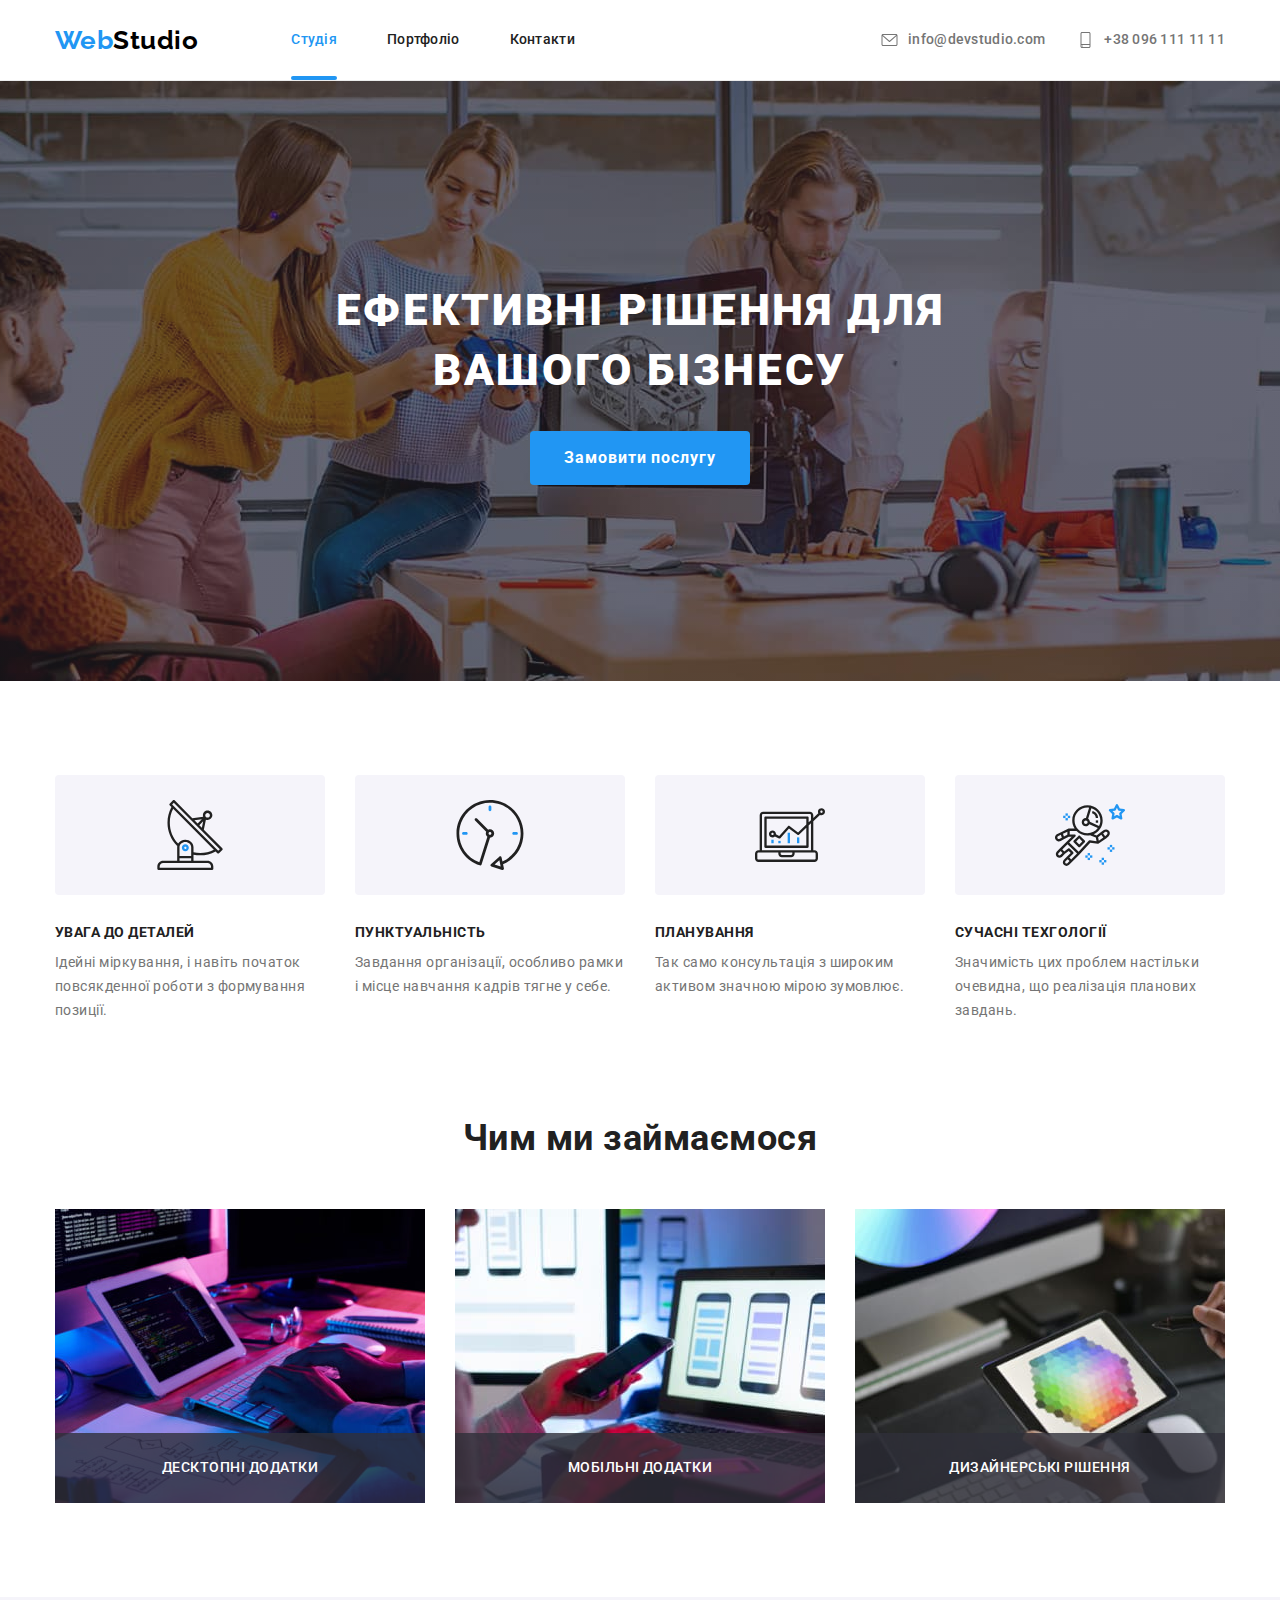
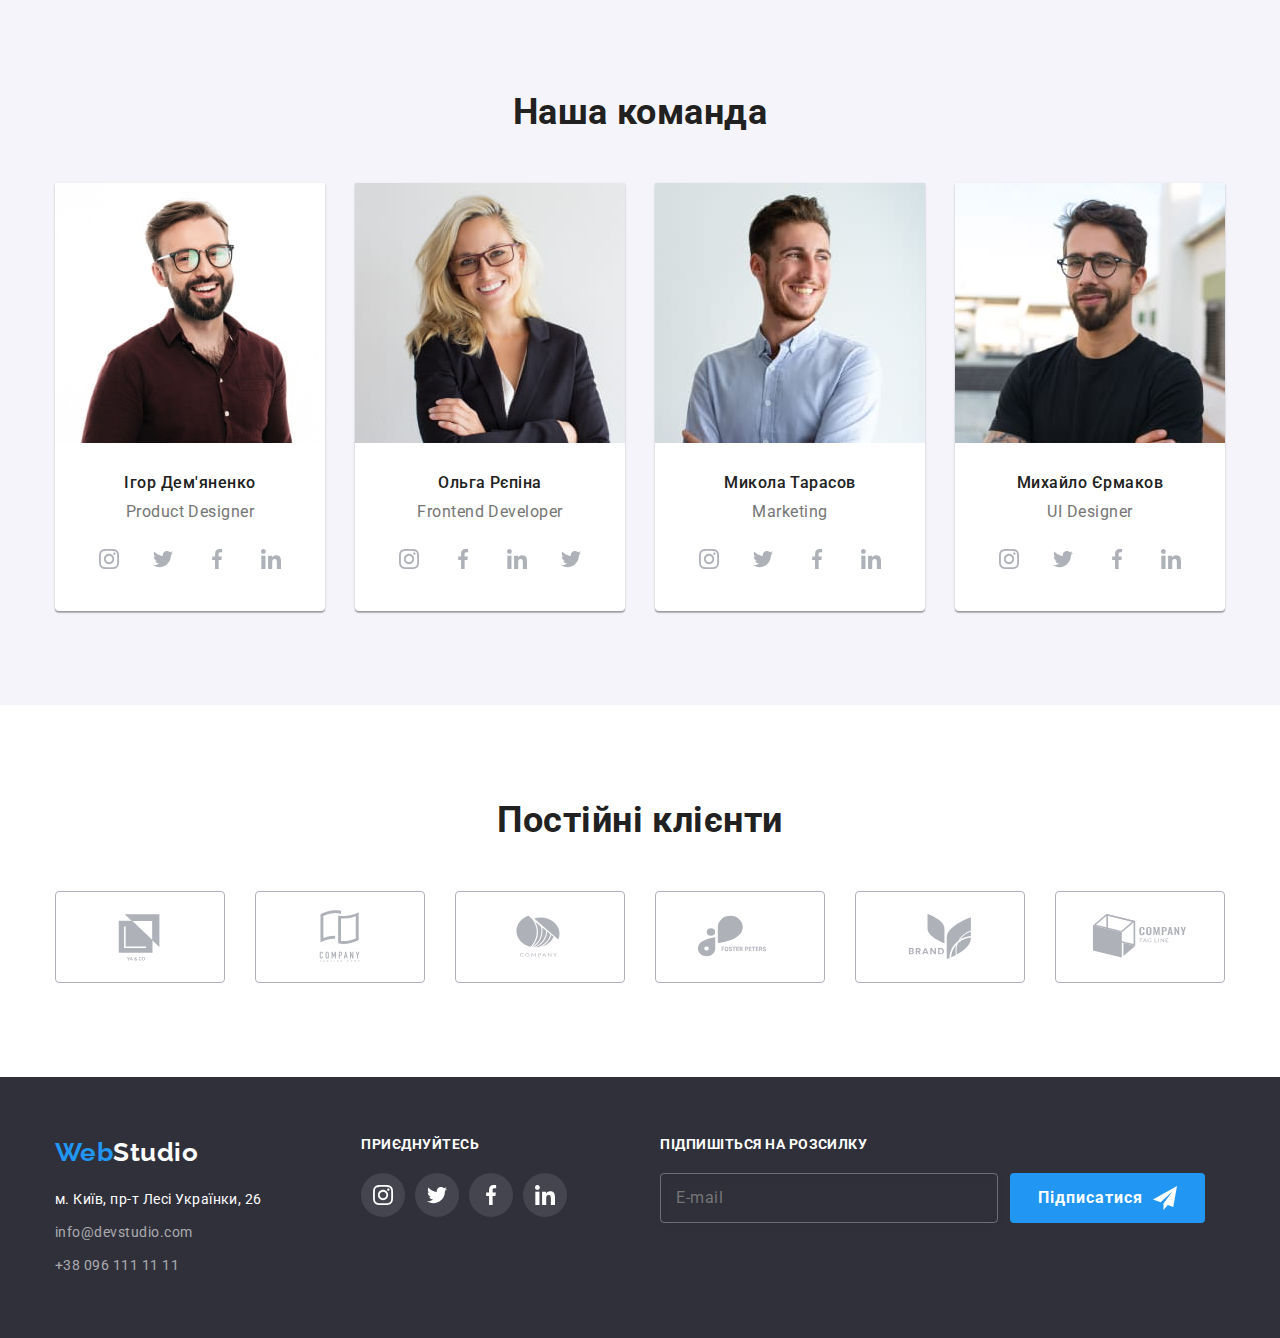
<file: index.html>
<!DOCTYPE html>
<html lang="uk">
  <head>
    <meta charset="UTF-8" />
    <meta http-equiv="X-UA-Compatible" content="IE=edge" />
    <meta name="viewport" content="width=device-width, initial-scale=1.0" />
    <link
      href="https://fonts.googleapis.com/css2?family=Raleway:wght@700&family=Roboto:wght@400;500;700;900&display=swap"
      rel="stylesheet"
    />
    <link rel="stylesheet" href="./css/main.min.css" />
    <title>Студія</title>
  </head>
  <body class="page">
    <!-- Header -->
    <header class="page-header">
      <div class="page-header__container container">
        <nav class="nav">
          <a href="./index.html" class="logo"> <span class="logo--blue">Web</span>Studio </a>
          <ul class="nav__list">
            <li class="nav__item">
              <a href="./index.html" class="nav__link nav__link--current">Студія</a>
            </li>
            <li class="nav__item">
              <a href="./portfolio.html" class="nav__link">Портфоліо</a>
            </li>
            <li class="nav__item"><a href="" class="nav__link">Контакти</a></li>
          </ul>
        </nav>
        <ul class="contact">
          <li class="contact__item">
            <a href="mailto:info@devstudio.com" class="contact__link"
              ><svg class="contact__img" width="21" height="16">
                <use href="./images/symbol-defs.svg#icon-mail"></use>
              </svg>
              info@devstudio.com</a
            >
          </li>
          <li class="contact__item">
            <a href="tel:+380961111111" class="contact__link"
              ><svg class="contact__img" width="21" height="16">
                <use href="./images/symbol-defs.svg#icon-tel"></use>
              </svg>
              +38 096 111 11 11</a
            >
          </li>
        </ul>
      </div>
    </header>
    <main>
      <!-- Ефективні рішення для вашого бізнесу -->
      <section class="hero">
        <div class="container">
          <h1 class="hero__text">Ефективні рішення для вашого бізнесу</h1>
          <button type="button" class="hero__button" data-modal-open>Замовити послугу</button>
        </div>
      </section>

      <!-- Особливості -->

      <section class="section section--features-pudding">
        <div class="container">
          <h2 class="hidden">Особливості</h2>
          <ul class="features">
            <li class="features__item">
              <div class="features__icon-thumb">
                <svg class="features__icon" width="70" height="70">
                  <use href="./images/symbol-defs.svg#icon-antenna"></use>
                </svg>
              </div>
              <h3 class="features__title">Увага до деталей</h3>
              <p class="features__text">
                Ідейні міркування, і навіть початок повсякденної роботи з формування позиції.
              </p>
            </li>
            <li class="features__item">
              <div class="features__icon-thumb">
                <svg class="features__icon" width="70" height="70">
                  <use href="./images/symbol-defs.svg#icon-clock-1"></use>
                </svg>
              </div>
              <h3 class="features__title">Пунктуальність</h3>
              <p class="features__text">
                Завдання організації, особливо рамки і місце навчання кадрів тягне у себе.
              </p>
            </li>
            <li class="features__item">
              <div class="features__icon-thumb">
                <svg class="features__icon" width="70" height="70">
                  <use href="./images/symbol-defs.svg#icon-diagram"></use>
                </svg>
              </div>
              <h3 class="features__title">Планування</h3>
              <p class="features__text">
                Так само консультація з широким активом значною мірою зумовлює.
              </p>
            </li>
            <li class="features__item">
              <div class="features__icon-thumb">
                <svg class="features__icon" width="70" height="70">
                  <use href="./images/symbol-defs.svg#icon-astronaut-1"></use>
                </svg>
              </div>
              <h3 class="features__title">Сучасні техгології</h3>
              <p class="features__text">
                Значимість цих проблем настільки очевидна, що реалізація планових завдань.
              </p>
            </li>
          </ul>
        </div>
      </section>
      <!-- Чим ми займаємося -->
      <section class="section">
        <div class="container">
          <h2 class="section__title">Чим ми займаємося</h2>
          <ul class="area">
            <li class="area__item">
              <div class="area__img-thumb">
                <img src="images/img3.jpg" alt="Десктопні додатки" width="370" />
                <p class="area__text">Десктопні додатки</p>
              </div>
            </li>
            <li class="area__item">
              <div class="area__img-thumb">
                <img src="images/img2.jpg" alt="Мобільні додатки" width="370" />
                <p class="area__text">Мобільні додатки</p>
              </div>
            </li>
            <li class="area__item">
              <div class="area__img-thumb">
                <img src="images/img1.jpg" alt="Дизайнерські рішення" width="370" />
                <p class="area__text">Дизайнерські рішення</p>
              </div>
            </li>
          </ul>
        </div>
      </section>
      <!--Наша команда -->
      <section class="section section--team">
        <div class="container">
          <h2 class="section__title">Наша команда</h2>
          <ul class="team">
            <li class="team__item">
              <img src="./images/img_igor.jpg" alt="Ігор Дем'яненко" width="270" />
              <h3 class="team__name">Ігор Дем'яненко</h3>
              <p class="team__post">Product Designer</p>
              <ul class="social-networks">
                <li class="social-networks__item">
                  <a href="" aria-label="Instagram" class="social-networks__link">
                    <svg class="social-networks__img">
                      <use href="./images/symbol-defs.svg#icon-instagram"></use>
                    </svg>
                  </a>
                </li>
                <li class="social-networks__item">
                  <a href="" aria-label="Twitter" class="social-networks__link"
                    ><svg class="social-networks__img">
                      <use href="./images/symbol-defs.svg#icon-twitter"></use></svg
                  ></a>
                </li>
                <li class="social-networks__item">
                  <a href="" aria-label="Facebook" class="social-networks__link"
                    ><svg class="social-networks__img">
                      <use href="./images/symbol-defs.svg#icon-facebook"></use></svg
                  ></a>
                </li>
                <li class="social-networks__item">
                  <a href="" aria-label="LinkedIn" class="social-networks__link"
                    ><svg class="social-networks__img">
                      <use href="./images/symbol-defs.svg#icon-linkedin"></use></svg
                  ></a>
                </li>
              </ul>
            </li>
            <li class="team__item">
              <img src="./images/img_olga.jpg" alt="Ольга Рєпіна" width="270" />
              <h3 class="team__name">Ольга Рєпіна</h3>
              <p class="team__post">Frontend Developer</p>
              <ul class="social-networks list">
                <li class="social-networks__item">
                  <a href="" aria-label="Instagram" class="social-networks__link">
                    <svg class="social-networks__img">
                      <use href="./images/symbol-defs.svg#icon-instagram"></use>
                    </svg>
                  </a>
                </li>
                <li class="social-networks__item">
                  <a href="" aria-label="Facebook" class="social-networks__link"
                    ><svg class="social-networks__img">
                      <use href="./images/symbol-defs.svg#icon-facebook"></use></svg
                  ></a>
                </li>
                <li class="social-networks__item">
                  <a href="" aria-label="LinkedIn" class="social-networks__link"
                    ><svg class="social-networks__img">
                      <use href="./images/symbol-defs.svg#icon-linkedin"></use></svg
                  ></a>
                </li>
                <li class="social-networks__item">
                  <a href="" aria-label="Twitter" class="social-networks__link"
                    ><svg class="social-networks__img">
                      <use href="./images/symbol-defs.svg#icon-twitter"></use></svg
                  ></a>
                </li>
              </ul>
            </li>
            <li class="team__item">
              <img src="./images/img_mikola.jpg" alt="Микола Тарасов" width="270" />
              <h3 class="team__name">Микола Тарасов</h3>
              <p class="team__post">Marketing</p>
              <ul class="social-networks list">
                <li class="social-networks__item">
                  <a href="" aria-label="Instagram" class="social-networks__link">
                    <svg class="social-networks__img">
                      <use href="./images/symbol-defs.svg#icon-instagram"></use>
                    </svg>
                  </a>
                </li>
                <li class="social-networks__item">
                  <a href="" aria-label="Twitter" class="social-networks__link"
                    ><svg class="social-networks__img">
                      <use href="./images/symbol-defs.svg#icon-twitter"></use></svg
                  ></a>
                </li>
                <li class="social-networks__item">
                  <a href="" aria-label="Facebook" class="social-networks__link"
                    ><svg class="social-networks__img">
                      <use href="./images/symbol-defs.svg#icon-facebook"></use></svg
                  ></a>
                </li>
                <li class="social-networks__item">
                  <a href="" aria-label="LinkedIn" class="social-networks__link"
                    ><svg class="social-networks__img">
                      <use href="./images/symbol-defs.svg#icon-linkedin"></use></svg
                  ></a>
                </li>
              </ul>
            </li>
            <li class="team__item">
              <img src="./images/img_mihaylo.jpg" alt="Михайло Єрмаков" width="270" />
              <h3 class="team__name">Михайло Єрмаков</h3>
              <p class="team__post">UI Designer</p>
              <ul class="social-networks list">
                <li class="social-networks__item">
                  <a href="" aria-label="Instagram" class="social-networks__link">
                    <svg class="social-networks__img">
                      <use href="./images/symbol-defs.svg#icon-instagram"></use>
                    </svg>
                  </a>
                </li>
                <li class="social-networks__item">
                  <a href="" aria-label="Twitter" class="social-networks__link"
                    ><svg class="social-networks__img">
                      <use href="./images/symbol-defs.svg#icon-twitter"></use></svg
                  ></a>
                </li>
                <li class="social-networks__item">
                  <a href="" aria-label="Facebook" class="social-networks__link"
                    ><svg class="social-networks__img">
                      <use href="./images/symbol-defs.svg#icon-facebook"></use></svg
                  ></a>
                </li>
                <li class="social-networks__item">
                  <a href="" aria-label="LinkedIn" class="social-networks__link"
                    ><svg class="social-networks__img">
                      <use href="./images/symbol-defs.svg#icon-linkedin"></use></svg
                  ></a>
                </li>
              </ul>
            </li>
          </ul>
        </div>
      </section>

      <!-- Clients -->
      <section class="section">
        <div class="container">
          <h2 class="section__title">Постійні клієнти</h2>
          <ul class="client list">
            <li class="client__item">
              <a href="" aria-label="client" class="client__link">
                <svg class="client__icon" width="106" height="60">
                  <use href="./images/symbol-defs.svg#icon-Client-1"></use>
                </svg>
              </a>
            </li>

            <li class="client__item">
              <a href="" aria-label="client" class="client__link">
                <svg class="client__icon" width="106" height="60">
                  <use href="./images/symbol-defs.svg#icon-Client-2"></use>
                </svg>
              </a>
            </li>

            <li class="client__item">
              <a href="" aria-label="client" class="client__link">
                <svg class="client__icon" width="106" height="60">
                  <use href="./images/symbol-defs.svg#icon-Client-3"></use>
                </svg>
              </a>
            </li>

            <li class="client__item">
              <a href="" aria-label="client" class="client__link">
                <svg class="client__icon" width="106" height="60">
                  <use href="./images/symbol-defs.svg#icon-Client-4"></use>
                </svg>
              </a>
            </li>

            <li class="client__item">
              <a href="" aria-label="client" class="client__link">
                <svg class="client__icon" width="106" height="60">
                  <use href="./images/symbol-defs.svg#icon-Client-5"></use>
                </svg>
              </a>
            </li>

            <li class="client__item">
              <a href="" aria-label="client" class="client__link">
                <svg class="client__icon" width="106" height="60">
                  <use href="./images/symbol-defs.svg#icon-Client-6"></use>
                </svg>
              </a>
            </li>
          </ul>
        </div>
      </section>
    </main>
    <!-- Footer -->
    <footer class="footer">
      <div class="container footer__container">
        <div class="column">
          <a href="./index.html" class="logo footer__logo">
            <span class="logo--blue">Web</span>Studio
          </a>

          <address class="address">
            <ul class="address__list">
              <li class="address__item">
                <a
                  href="https://goo.gl/maps/CPtrU1FHBa2aNyZL9"
                  target="_blank"
                  rel="noopener noreferrer nofollow"
                  class="address__link"
                  >м. Київ, пр-т Лесі Українки, 26</a
                >
              </li>
              <li class="address__item">
                <a href="mailto:info@devstudio.com" class="address__link address__link--alfa"
                  >info@devstudio.com</a
                >
              </li>
              <li class="address__item">
                <a href="tel:+380961111111" class="address__link address__link--alfa"
                  >+38 096 111 11 11</a
                >
              </li>
            </ul>
          </address>
        </div>
        <div class="column">
          <p class="colum__text">Приєднуйтесь</p>
          <ul class="social-networks social-networks--footer">
            <li class="social-networks__item">
              <a
                href=""
                aria-label="Instagram"
                class="social-networks__link social-networks__link--footer"
              >
                <svg class="social-networks__img social-networks__img--footer">
                  <use href="./images/symbol-defs.svg#icon-instagram"></use>
                </svg>
              </a>
            </li>
            <li class="social-networks__item">
              <a
                href=""
                aria-label="Twitter"
                class="social-networks__link social-networks__link--footer"
                ><svg class="social-networks__img social-networks__img--footer">
                  <use href="./images/symbol-defs.svg#icon-twitter"></use></svg
              ></a>
            </li>
            <li class="social-networks__item">
              <a
                href=""
                aria-label="Facebook"
                class="social-networks__link social-networks__link--footer social-networks__link--footer"
                ><svg class="social-networks__img social-networks__img--footer">
                  <use href="./images/symbol-defs.svg#icon-facebook"></use></svg
              ></a>
            </li>
            <li class="social-networks__item">
              <a
                href=""
                aria-label="LinkedIn"
                class="social-networks__link social-networks__link--footer"
                ><svg class="social-networks__img social-networks__img--footer">
                  <use href="./images/symbol-defs.svg#icon-linkedin"></use></svg
              ></a>
            </li>
          </ul>
        </div>
        <div class="column">
          <p class="colum__text">Підпишіться на розсилку</p>

          <form class="footer-form">
            <input
              type="email"
              name="email"
              class="footer-form__input"
              id="email"
              placeholder=" "
            /><label for="email" class="footer-form__label">E-mail</label>
            <button type="submit" class="button footer-form__button">
              Підписатися
              <svg class="button__append" width="24" height="24">
                <use href="./images/icons.svg#icon-send"></use>
              </svg>
            </button>
          </form>
        </div>
      </div>
    </footer>
    <!-- Модальное окно -->

    <div class="backdrop is-hidden" data-modal>
      <div class="modal">
        <button type="button" class="close-button" data-modal-close>
          <svg class="close-button__cross" width="11" height="11">
            <use href="./images/symbol-defs.svg#icon-cross"></use>
          </svg>
        </button>
        <p class="modal__title">Залиште свої дані, ми вам передзвонимо</p>
        <form class="modal-form">
          <label class="modal-form__label"
            >Ім'я<input type="text" name="name" class="modal-form__input" />
            <svg class="modal-form__icon">
              <use href="./images/icons.svg#icon-name"></use>
            </svg>
          </label>

          <label class="modal-form__label"
            >Телефон <input type="tel" name="tel" class="modal-form__input" /><svg
              class="modal-form__icon"
            >
              <use href="./images/icons.svg#icon-phone"></use></svg
          ></label>

          <label class="modal-form__label"
            >Пошта <input type="email" name="email" class="modal-form__input" /><svg
              class="modal-form__icon"
            >
              <use href="./images/icons.svg#icon-email"></use></svg
          ></label>

          <label class="modal-form__label modal-form__label--comment"
            >Коментар
            <textarea
              name="comment"
              rows="6"
              placeholder="Введіть текст"
              class="modal-form__input modal-form__input--comment"
            ></textarea>
          </label>

          <div class="custom-checkbox">
            <label class="custom-checkbox__label">
              Погоджуюся з розсилкою та приймаю
              <a href="" class="custom-checkbox__term"> Умови договору</a
              ><input type="checkbox" name="terms" class="custom-checkbox__input hidden" /><span
                class="custom-checkbox__box"
                ><svg width="15" height="16" class="custom-checkbox__icon"></svg></span
            ></label>
          </div>

          <button type="submit" class="modal__button">Відправити</button>
        </form>
      </div>
    </div>
    <script src="./js/modal.js"></script>
  </body>
</html>
</file>
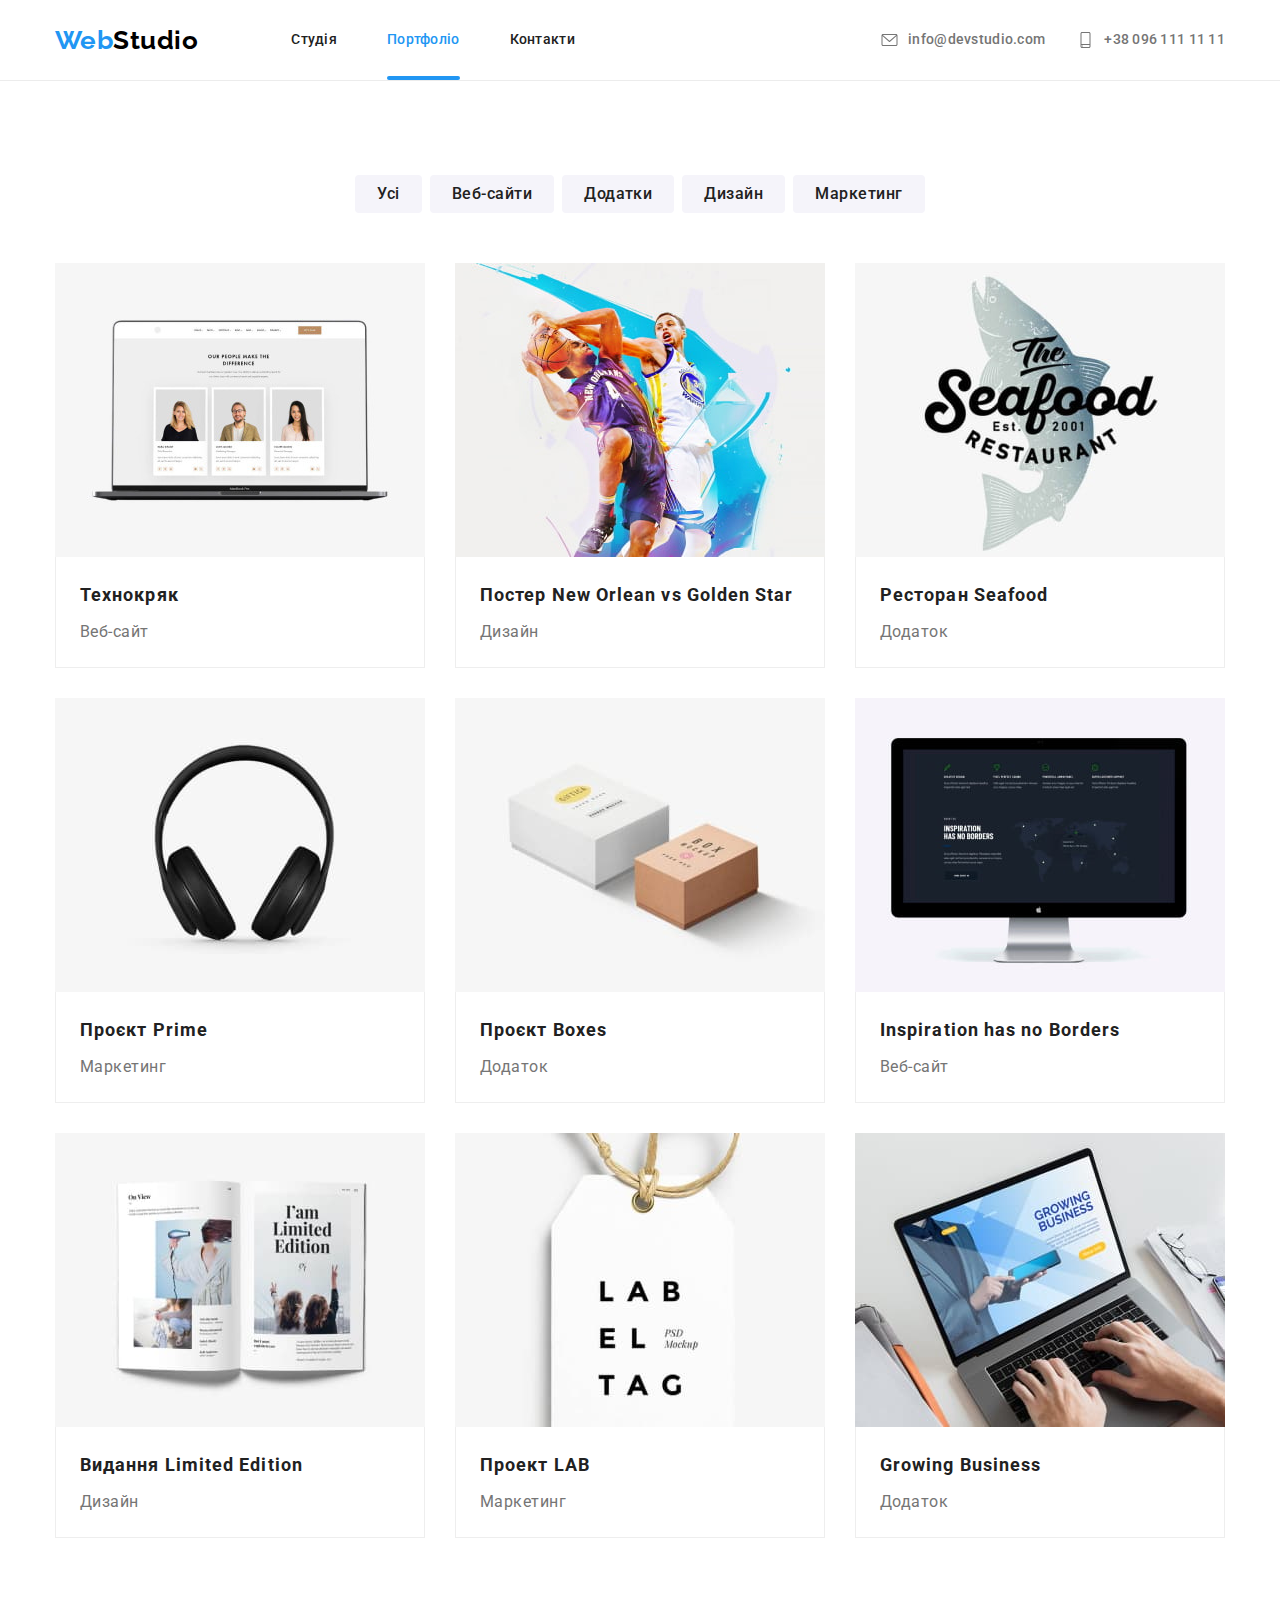
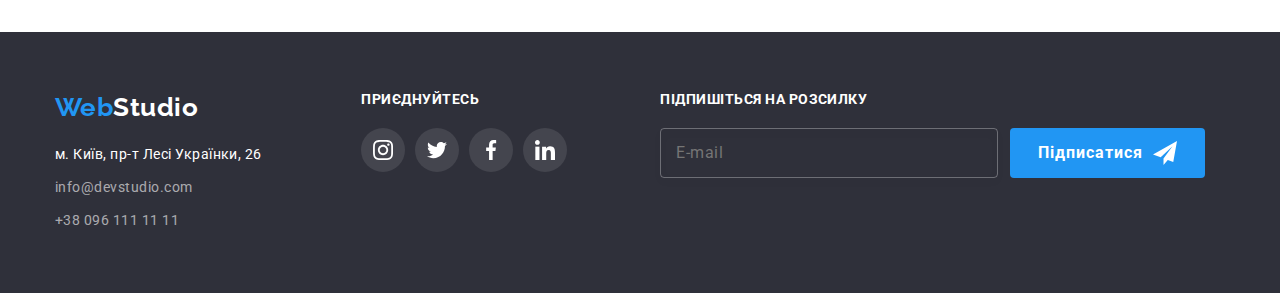
<file: portfolio.html>
<!DOCTYPE html>
<html lang="uk">
  <head>
    <meta charset="UTF-8" />
    <meta http-equiv="X-UA-Compatible" content="IE=edge" />
    <meta name="viewport" content="width=device-width, initial-scale=1.0" />
    <link
      href="https://fonts.googleapis.com/css2?family=Raleway:wght@700&family=Roboto:wght@400;500;700;900&display=swap"
      rel="stylesheet"
    />
    <link rel="stylesheet" href="./css/main.min.css" />
    <title>Портфоліо</title>
  </head>

  <body class="page">
    <!-- Header -->
    <header class="page-header">
      <div class="page-header__container container">
        <nav class="nav">
          <a href="./index.html" class="logo link"> <span class="logo--blue">Web</span>Studio </a>
          <ul class="nav__list list">
            <li class="nav__item">
              <a href="./index.html" class="link nav__link">Студія</a>
            </li>
            <li class="nav__item">
              <a href="./portfolio.html" class="link nav__link nav__link--current">Портфоліо</a>
            </li>
            <li class="nav__item"><a href="" class="link nav__link">Контакти</a></li>
          </ul>
        </nav>
        <ul class="contact list">
          <li class="contact__item">
            <a href="mailto:info@devstudio.com" class="contact__link link"
              ><svg class="contact__img" width="21" height="16">
                <use href="./images/symbol-defs.svg#icon-mail"></use>
              </svg>
              info@devstudio.com</a
            >
          </li>
          <li class="contact__item">
            <a href="tel:+380961111111" class="contact__link link"
              ><svg class="contact__img" width="21" height="16">
                <use href="./images/symbol-defs.svg#icon-tel"></use>
              </svg>
              +38 096 111 11 11</a
            >
          </li>
        </ul>
      </div>
    </header>

    <main>
      <section class="portfolio">
        <div class="container">
          <h1 class="hidden">Potfolio</h1>
          <ul class="filter list">
            <li class="filter__item">
              <button type="button" class="filter__button">Усі</button>
            </li>
            <li class="filter__item">
              <button type="button" class="filter__button">Веб-сайти</button>
            </li>
            <li class="filter__item">
              <button type="button" class="filter__button">Додатки</button>
            </li>
            <li class="filter__item">
              <button type="button" class="filter__button">Дизайн</button>
            </li>
            <li class="filter__item">
              <button type="button" class="button filter__button">Маркетинг</button>
            </li>
          </ul>
          <ul class="project list">
            <li class="project__item">
              <a href="" class="project__link link">
                <div class="project__thumb">
                  <img
                    src="./images/project1.jpg"
                    alt="Сторінка веб-сайту на сірому макбуці"
                    width="370"
                  />
                  <p class="project__text">
                    Ресурс пропонує комплексні пропозиції з різним рівнем функціоналу та сервісів.
                    Все це дозволить відвідувачу отримати вичерпні відомості про компанію чи
                    приватну особу.
                  </p>
                </div>
                <div class="project__border">
                  <h2 class="project__title">Технокряк</h2>
                  <p class="project__filter-name">Веб-сайт</p>
                </div>
              </a>
            </li>
            <li class="project__item">
              <a href="" class="project__link link">
                <div class="project__thumb">
                  <img src="./images/project2.jpg" alt="Два баскетболіста" width="370" />
                  <p class="project__text">
                    Lorem, ipsum dolor sit amet consectetur adipisicing elit. Harum voluptate nobis
                    corrupti, possimus aliquid incidunt animi blanditiis quia necessitatibus, cum
                    assumenda suscipit id nemo illo laboriosam nostrum a, vel similique!
                  </p>
                </div>
                <div class="project__border">
                  <h2 class="project__title">Постер New Orlean vs Golden Star</h2>
                  <p class="project__filter-name">Дизайн</p>
                </div>
              </a>
            </li>
            <li class="project__item">
              <a href="" class="project__link link">
                <div class="project__thumb">
                  <img src="./images/project3.jpg" alt="Напис на фоні риби" width="370" />
                  <p class="project__text">
                    Lorem ipsum dolor sit amet consectetur, adipisicing elit. Error itaque dolorum
                    numquam expedita quaerat, eaque, enim at harum unde praesentium saepe
                    voluptatum!
                  </p>
                </div>
                <div class="project__border">
                  <h2 class="project__title">Ресторан Seafood</h2>
                  <p class="project__filter-name">Додаток</p>
                </div>
              </a>
            </li>
            <li class="project__item">
              <a href="" class="project__link link">
                <div class="project__thumb">
                  <img src="./images/project4.jpg" alt="Чорні навушники" width="370" />
                  <p class="project__text">
                    Lorem ipsum dolor sit amet consectetur adipisicing elit. Fuga praesentium vero,
                    eum assumenda perspiciatis quisquam et numquam eius eaque libero dolorem quae!
                  </p>
                </div>
                <div class="project__border">
                  <h2 class="project__title">Проєкт Prime</h2>
                  <p class="project__filter-name">Маркетинг</p>
                </div>
              </a>
            </li>
            <li class="project__item">
              <a href="" class="project__link link">
                <div class="project__thumb">
                  <img src="./images/project5.jpg" alt="Біла та коричнева коробки" width="370" />
                  <p class="project__text">
                    Lorem ipsum dolor sit amet consectetur, adipisicing elit. Dolorum unde totam
                    deserunt optio repudiandae assumenda. Dicta earum, beatae pariatur reiciendis
                    tempora voluptates!
                  </p>
                </div>
                <div class="project__border">
                  <h2 class="project__title">Проєкт Boxes</h2>
                  <p class="project__filter-name">Додаток</p>
                </div>
              </a>
            </li>
            <li class="project__item">
              <a href="" class="project__link link">
                <div class="project__thumb">
                  <img
                    src="./images/project6.jpg"
                    alt="Сторінка веб-сайту на чорному IMac"
                    width="370"
                  />
                  <p class="project__text">
                    Lorem ipsum dolor, sit amet consectetur adipisicing elit. Animi consectetur,
                    nostrum laborum, magnam excepturi fugit ratione provident, tempora harum modi
                    necessitatibus fugiat.
                  </p>
                </div>
                <div class="project__border">
                  <h2 class="project__title">Inspiration has no Borders</h2>
                  <p class="project__filter-name">Веб-сайт</p>
                </div>
              </a>
            </li>
            <li class="project__item">
              <a href="" class="project__link link">
                <div class="project__thumb">
                  <img src="./images/project7.jpg" alt="Відкритий журнал" width="370" />
                  <p class="project__text">
                    Lorem ipsum dolor sit amet, consectetur adipisicing elit. Accusantium neque
                    ipsum eveniet ab odit aperiam esse nobis quo repellat. Aliquid, eveniet
                    reiciendis!
                  </p>
                </div>
                <div class="project__border">
                  <h2 class="project__title">Видання Limited Edition</h2>
                  <p class="project__filter-name">Дизайн</p>
                </div>
              </a>
            </li>
            <li class="project__item">
              <a href="" class="project__link link">
                <div class="project__thumb">
                  <img src="./images/project8.jpg" alt="Бірка з написом" width="370" />
                  <p class="project__text">
                    Lorem ipsum dolor sit amet consectetur adipisicing elit. Ipsam nemo amet
                    dignissimos veritatis suscipit, alias labore illum ducimus voluptates iusto
                    cupiditate vitae.
                  </p>
                </div>
                <div class="project__border">
                  <h2 class="project__title">Проект LAB</h2>
                  <p class="project__filter-name">Маркетинг</p>
                </div>
              </a>
            </li>
            <li class="project__item">
              <a href="" class="project__link link">
                <div class="project__thumb">
                  <img src="./images/project9.jpg" alt="Ноутбук з відкритим додатком" width="370" />
                  <p class="project__text">
                    Lorem ipsum dolor sit amet consectetur adipisicing elit. Nulla quaerat
                    accusantium quisquam natus voluptas, aliquid, quidem inventore incidunt numquam,
                    atque similique doloremque.
                  </p>
                </div>
                <div class="project__border">
                  <h2 class="project__title">Growing Business</h2>
                  <p class="project__filter-name">Додаток</p>
                </div>
              </a>
            </li>
          </ul>
        </div>
      </section>
    </main>

    <!-- Footer -->
    <footer class="footer">
      <div class="container footer__container">
        <div class="column">
          <a href="./index.html" class="logo footer__logo">
            <span class="logo--blue">Web</span>Studio
          </a>

          <address class="address">
            <ul class="address__list">
              <li class="address__item">
                <a
                  href="https://goo.gl/maps/CPtrU1FHBa2aNyZL9"
                  target="_blank"
                  rel="noopener noreferrer nofollow"
                  class="address__link"
                  >м. Київ, пр-т Лесі Українки, 26</a
                >
              </li>
              <li class="address__item">
                <a href="mailto:info@devstudio.com" class="address__link address__link--alfa"
                  >info@devstudio.com</a
                >
              </li>
              <li class="address__item">
                <a href="tel:+380961111111" class="address__link address__link--alfa"
                  >+38 096 111 11 11</a
                >
              </li>
            </ul>
          </address>
        </div>
        <div class="column">
          <p class="colum__text">Приєднуйтесь</p>
          <ul class="social-networks social-networks--footer">
            <li class="social-networks__item">
              <a
                href=""
                aria-label="Instagram"
                class="social-networks__link social-networks__link--footer"
              >
                <svg class="social-networks__img social-networks__img--footer">
                  <use href="./images/symbol-defs.svg#icon-instagram"></use>
                </svg>
              </a>
            </li>
            <li class="social-networks__item">
              <a
                href=""
                aria-label="Twitter"
                class="social-networks__link social-networks__link--footer"
                ><svg class="social-networks__img social-networks__img--footer">
                  <use href="./images/symbol-defs.svg#icon-twitter"></use></svg
              ></a>
            </li>
            <li class="social-networks__item">
              <a
                href=""
                aria-label="Facebook"
                class="social-networks__link social-networks__link--footer social-networks__link--footer"
                ><svg class="social-networks__img social-networks__img--footer">
                  <use href="./images/symbol-defs.svg#icon-facebook"></use></svg
              ></a>
            </li>
            <li class="social-networks__item">
              <a
                href=""
                aria-label="LinkedIn"
                class="social-networks__link social-networks__link--footer"
                ><svg class="social-networks__img social-networks__img--footer">
                  <use href="./images/symbol-defs.svg#icon-linkedin"></use></svg
              ></a>
            </li>
          </ul>
        </div>
        <div class="column">
          <p class="colum__text">Підпишіться на розсилку</p>

          <form class="footer-form">
            <input
              type="email"
              name="email"
              class="footer-form__input"
              id="email"
              placeholder=" "
            /><label for="email" class="footer-form__label">E-mail</label>
            <button type="submit" class="button footer-form__button">
              Підписатися
              <svg class="button__append" width="24" height="24">
                <use href="./images/icons.svg#icon-send"></use>
              </svg>
            </button>
          </form>
        </div>
      </div>
    </footer>
  </body>
</html>
</file>
<file: css/main.min.css>
.project__link,.address__link,.footer__logo,.logo,.contact__link,.nav__link{text-decoration:none}.project,.filter,.address__list,.client,.social-networks,.team,.area,.features,.contact,.nav__list{list-style:none;padding:0;margin:0}.modal__button,.filter__button,.footer-form__button,.hero__button{display:block;color:#fff;background-color:#2196f3;cursor:pointer;padding:10px 32px;-webkit-box-align:center;-ms-flex-align:center;align-items:center;border-radius:4px;border-color:rgba(0,0,0,0);font-weight:700;font-size:16px;line-height:1.88;letter-spacing:.06em}/*! modern-normalize v1.1.0 | MIT License | https://github.com/sindresorhus/modern-normalize */*,::after,::before{-webkit-box-sizing:border-box;box-sizing:border-box}html{-moz-tab-size:4;-o-tab-size:4;tab-size:4}html{line-height:1.15;-webkit-text-size-adjust:100%}body{margin:0}body{font-family:system-ui,-apple-system,"Segoe UI",Roboto,Helvetica,Arial,sans-serif,"Apple Color Emoji","Segoe UI Emoji"}hr{height:0;color:inherit}abbr[title]{-webkit-text-decoration:underline dotted;text-decoration:underline dotted}b,strong{font-weight:bolder}code,kbd,pre,samp{font-family:ui-monospace,SFMono-Regular,Consolas,"Liberation Mono",Menlo,monospace;font-size:1em}small{font-size:80%}sub,sup{font-size:75%;line-height:0;position:relative;vertical-align:baseline}sub{bottom:-0.25em}sup{top:-0.5em}table{text-indent:0;border-color:inherit}button,input,optgroup,select,textarea{font-family:inherit;font-size:100%;line-height:1.15;margin:0}button,select{text-transform:none}[type=button],[type=reset],[type=submit],button{-webkit-appearance:button}::-moz-focus-inner{border-style:none;padding:0}:-moz-focusring{outline:1px dotted ButtonText}:-moz-ui-invalid{box-shadow:none}legend{padding:0}progress{vertical-align:baseline}::-webkit-inner-spin-button,::-webkit-outer-spin-button{height:auto}[type=search]{-webkit-appearance:textfield;outline-offset:-2px}::-webkit-search-decoration{-webkit-appearance:none}::-webkit-file-upload-button{-webkit-appearance:button;font:inherit}summary{display:list-item}h1,h2,h3,h4,h5,h6,ul,p{margin:0;padding:0}body{background-color:#fff;color:#757575;font-family:"Roboto",sans-serif;letter-spacing:.03em}.container{width:1200px;padding:0 15px;margin:0 auto}.hidden{position:absolute;width:1px;height:1px;margin:-1px;border:0;padding:0;clip:rect(0 0 0 0);overflow:hidden}img{display:block;min-width:100%;height:auto}.section{padding-top:94px;padding-bottom:94px;margin:0}.section__title{color:#212121;font-weight:700;font-size:36px;line-height:1.17;text-align:center;margin:0 0 50px}.page-header{border-bottom:solid 1px;border-color:#ececec}.page-header__container{display:-webkit-box;display:-ms-flexbox;display:flex}.nav{display:-webkit-box;display:-ms-flexbox;display:flex;-webkit-box-align:center;-ms-flex-align:center;align-items:center;-webkit-box-pack:justify;-ms-flex-pack:justify;justify-content:space-between}.nav__item+.nav__item{margin-left:50px}.nav__list{display:-webkit-box;display:-ms-flexbox;display:flex}.nav__link{display:block;padding:32px 0;color:#212121;font-weight:500;font-size:14px;line-height:1.14;letter-spacing:.02em;-webkit-transition:color 250ms cubic-bezier(0.4, 0, 0.2, 1);transition:color 250ms cubic-bezier(0.4, 0, 0.2, 1)}.nav__link--current{color:#2196f3;position:relative}.nav__link--current::after{display:block;content:"";height:4px;width:100%;background-color:#2196f3;border-radius:2px;position:absolute;left:0;bottom:0}.nav__link:hover,.nav__link:focus{color:#2196f3}.contact{display:-webkit-box;display:-ms-flexbox;display:flex;margin-left:auto}.contact__link{display:-webkit-box;display:-ms-flexbox;display:flex;-webkit-box-align:start;-ms-flex-align:start;align-items:flex-start;padding:32px 0;color:#757575;-webkit-transition:color 250ms cubic-bezier(0.4, 0, 0.2, 1);transition:color 250ms cubic-bezier(0.4, 0, 0.2, 1);font-weight:500;font-size:14px;line-height:1.14;letter-spacing:.02em}.contact__link:hover,.contact__link:focus{color:#2196f3}.contact__item+.contact__item{margin-left:30px}.contact__img{fill:currentColor;margin-right:8px}.logo{color:#000;font-family:Raleway,sans-serif;font-weight:700;font-size:26px;line-height:1.19;margin-right:93px}.logo--blue{color:#2196f3}.footer__logo{display:block;margin-bottom:20px;color:#fff}.hero__button{display:inline-block}.footer-form__button{padding:10px 28px;border:0px;display:-webkit-box;display:-ms-flexbox;display:flex;margin-left:12px;-webkit-box-align:center;-ms-flex-align:center;align-items:center}.button__append{fill:currentColor;margin-left:10px}.filter__button{color:#212121;background-color:#f5f4fa;font-weight:500;padding:6px 22px;line-height:1.62;letter-spacing:.03em;font-family:inherit;border:rgba(0,0,0,0);-webkit-transition:background-color 250ms cubic-bezier(0.4, 0, 0.2, 1),color 250ms cubic-bezier(0.4, 0, 0.2, 1),-webkit-box-shadow 250ms cubic-bezier(0.4, 0, 0.2, 1);transition:background-color 250ms cubic-bezier(0.4, 0, 0.2, 1),color 250ms cubic-bezier(0.4, 0, 0.2, 1),-webkit-box-shadow 250ms cubic-bezier(0.4, 0, 0.2, 1);transition:box-shadow 250ms cubic-bezier(0.4, 0, 0.2, 1),background-color 250ms cubic-bezier(0.4, 0, 0.2, 1),color 250ms cubic-bezier(0.4, 0, 0.2, 1);transition:box-shadow 250ms cubic-bezier(0.4, 0, 0.2, 1),background-color 250ms cubic-bezier(0.4, 0, 0.2, 1),color 250ms cubic-bezier(0.4, 0, 0.2, 1),-webkit-box-shadow 250ms cubic-bezier(0.4, 0, 0.2, 1)}.filter__button:hover,.filter__button:focus{color:#fff;background-color:#2196f3;-webkit-box-shadow:0px 4px 4px rgba(0,0,0,.15);box-shadow:0px 4px 4px rgba(0,0,0,.15)}.close-button{display:-webkit-box;display:-ms-flexbox;display:flex;-webkit-box-pack:center;-ms-flex-pack:center;justify-content:center;-webkit-box-align:center;-ms-flex-align:center;align-items:center;position:absolute;top:8px;right:8px;cursor:pointer;height:30px;width:30px;background-color:#fff;border:1px solid rgba(0,0,0,.1);border-radius:50%}.close-button__cross{fill:#000}.modal__button{margin:0 auto;padding:10px 52px;-webkit-transition:-webkit-box-shadow 250ms cubic-bezier(0.4, 0, 0.2, 1);transition:-webkit-box-shadow 250ms cubic-bezier(0.4, 0, 0.2, 1);transition:box-shadow 250ms cubic-bezier(0.4, 0, 0.2, 1);transition:box-shadow 250ms cubic-bezier(0.4, 0, 0.2, 1), -webkit-box-shadow 250ms cubic-bezier(0.4, 0, 0.2, 1)}.modal__button:focus,.modal__button:hover{-webkit-box-shadow:0px 4px 4px rgba(0,0,0,.15);box-shadow:0px 4px 4px rgba(0,0,0,.15)}.hero{background-color:#2f303a;text-align:center;padding-top:200px;padding-bottom:200px;max-width:1600px;height:600px;margin-left:auto;margin-right:auto;background-image:-webkit-gradient(linear, right top, left top, from(rgba(47, 48, 58, 0.4)), to(rgba(47, 48, 58, 0.4))),url(../images/hero.jpg);background-image:linear-gradient(to left, rgba(47, 48, 58, 0.4), rgba(47, 48, 58, 0.4)),url(../images/hero.jpg);background-repeat:no-repeat;background-position:center}.hero__text{width:696px;margin-bottom:30px;color:#fff;text-align:center;font-family:"Roboto";font-style:normal;font-weight:900;font-size:44px;line-height:1.36;margin:0px auto 30px;letter-spacing:.06em;text-transform:uppercase}.backdrop{position:fixed;top:0;left:0;width:100%;height:100%;background-color:rgba(0,0,0,.2);z-index:1;opacity:1;-webkit-transition:opacity 250ms cubic-bezier(0.4, 0, 0.2, 1);transition:opacity 250ms cubic-bezier(0.4, 0, 0.2, 1)}.backdrop.is-hidden{opacity:0;pointer-events:none}.modal{position:absolute;width:528px;height:581px;top:50%;left:50%;-webkit-transform:translate(-50%, -50%);transform:translate(-50%, -50%);background-color:#fff;-webkit-box-shadow:0px 1px 3px rgba(0,0,0,.12),0px 1px 1px rgba(0,0,0,.14),0px 2px 1px rgba(0,0,0,.2);box-shadow:0px 1px 3px rgba(0,0,0,.12),0px 1px 1px rgba(0,0,0,.14),0px 2px 1px rgba(0,0,0,.2);border-radius:4px;padding:40px}.modal__title{font-weight:700;font-size:20px;line-height:1.15;text-align:center;color:#212121;margin-bottom:12px}.modal-form__label{position:relative;width:100%;display:block;-webkit-box-orient:vertical;-webkit-box-direction:normal;-ms-flex-direction:column;flex-direction:column;font-weight:400;font-size:12px;line-height:1.16;letter-spacing:.01em;margin-bottom:10px}.modal-form__input{width:100%;height:40px;border:1px solid rgba(33,33,33,.2);border-radius:4px;padding:12px 16px;padding-left:42px;margin-top:4px}.modal-form__input:focus{outline:0;border-color:#2196f3}.modal-form__icon{display:inline-block;position:absolute;top:28px;left:12px;width:18px;height:18px;-webkit-transition:fill 250ms cubic-bezier(0.4, 0, 0.2, 1);transition:fill 250ms cubic-bezier(0.4, 0, 0.2, 1)}.modal-form__label:focus-within .modal-form__icon{fill:#2196f3}.modal-form__label--comment{font-weight:400;font-size:12px;line-height:1.16;letter-spacing:.01em;margin-bottom:20px}.modal-form__input--comment{display:block;border:1px solid rgba(33,33,33,.2);border-radius:4px;height:120px;resize:none;padding:12px 16px}.modal-form__input--comment::-webkit-input-placeholder{font-weight:400;font-size:12px;line-height:1.16;letter-spacing:.01em;color:rgba(117,117,117,.5)}.modal-form__input--comment::-moz-placeholder{font-weight:400;font-size:12px;line-height:1.16;letter-spacing:.01em;color:rgba(117,117,117,.5)}.modal-form__input--comment:-ms-input-placeholder{font-weight:400;font-size:12px;line-height:1.16;letter-spacing:.01em;color:rgba(117,117,117,.5)}.modal-form__input--comment::-ms-input-placeholder{font-weight:400;font-size:12px;line-height:1.16;letter-spacing:.01em;color:rgba(117,117,117,.5)}.modal-form__input--comment::placeholder{font-weight:400;font-size:12px;line-height:1.16;letter-spacing:.01em;color:rgba(117,117,117,.5)}.custom-checkbox__term{color:#2196f3}.custom-checkbox{display:-webkit-box;display:-ms-flexbox;display:flex;-webkit-box-pack:center;-ms-flex-pack:center;justify-content:center;text-align:center;-webkit-box-align:center;-ms-flex-align:center;align-items:center;margin-bottom:30px}.custom-checkbox__label{position:relative;font-weight:400;font-size:14px;line-height:1.7;letter-spacing:.03em}.custom-checkbox__box{position:absolute;left:0;top:0;width:16px;height:15px;border:solid 2px #212121;border-radius:2px;-webkit-transform:translateY(25%) translateX(-24px);transform:translateY(25%) translateX(-24px);-webkit-transition:background-color 250ms cubic-bezier(0.4, 0, 0.2, 1);transition:background-color 250ms cubic-bezier(0.4, 0, 0.2, 1)}.custom-checkbox__input:checked~.custom-checkbox__box{background-color:#2196f3;background-image:url(../images/icon\ check.svg);border-color:rgba(0,0,0,0);background-origin:content-box;background-size:contain}.features{display:-webkit-box;display:-ms-flexbox;display:flex}.features__title{margin-top:0;margin-bottom:10px;color:#212121;font-weight:700;font-size:14px;line-height:1.14;text-transform:uppercase}.features__text{font-size:14px;line-height:1.71;margin:0}.features__icon-thumb{width:270px;height:120px;display:-webkit-box;display:-ms-flexbox;display:flex;-webkit-box-pack:center;-ms-flex-pack:center;justify-content:center;-webkit-box-align:center;-ms-flex-align:center;align-items:center;background-color:#f5f4fa;border-radius:4px;margin-bottom:30px}.section--features-pudding{padding-bottom:0}.features__item:not(:last-child){margin-right:30px}.area{display:-webkit-box;display:-ms-flexbox;display:flex}.area__item:not(:last-child){margin-right:30px}.area__img-thumb{position:relative}.area__text{display:-webkit-box;display:-ms-flexbox;display:flex;-webkit-box-align:center;-ms-flex-align:center;align-items:center;-webkit-box-pack:center;-ms-flex-pack:center;justify-content:center;position:absolute;bottom:0;height:70px;width:100%;background:rgba(47,48,58,.8);color:#fff;font-weight:500;font-size:14px;line-height:1.14;text-transform:uppercase}.team{display:-webkit-box;display:-ms-flexbox;display:flex}.team__item{width:270px;border:0px solid rgba(0,0,0,0);-webkit-box-shadow:0px 1px 3px rgba(0,0,0,.12),0px 1px 1px rgba(0,0,0,.14),0px 2px 1px rgba(0,0,0,.2);box-shadow:0px 1px 3px rgba(0,0,0,.12),0px 1px 1px rgba(0,0,0,.14),0px 2px 1px rgba(0,0,0,.2);border-radius:0px 0px 4px 4px;background-color:#fff}.team__item:not(:first-child){margin-left:30px}.section--team{padding:94px 0 94px;background-color:#f5f4fa}.team__name{margin:0 0 10px;padding-top:30px;color:#212121;font-weight:500;font-size:16px;line-height:1.19;text-align:center}.team__post{font-size:16px;line-height:1.19;margin:0;margin-bottom:16px;text-align:center}.social-networks{-webkit-box-pack:justify;-ms-flex-pack:justify;justify-content:space-between;display:-webkit-box;display:-ms-flexbox;display:flex;padding-bottom:30px;padding-left:32px;padding-right:32px}.social-networks__img{fill:#afb1b8;width:20px;height:20px;-webkit-transition:fill 250ms cubic-bezier(0.4, 0, 0.2, 1);transition:fill 250ms cubic-bezier(0.4, 0, 0.2, 1)}.social-networks__link{display:-webkit-box;display:-ms-flexbox;display:flex;-webkit-box-pack:center;-ms-flex-pack:center;justify-content:center;-webkit-box-align:center;-ms-flex-align:center;align-items:center;border-radius:50%;border:0;margin:0;width:44px;height:44px;-webkit-transition:background-color 250ms cubic-bezier(0.4, 0, 0.2, 1);transition:background-color 250ms cubic-bezier(0.4, 0, 0.2, 1)}.social-networks__link:hover,.social-networks__link:focus{background-color:#2196f3}.social-networks__link:hover .social-networks__img,.social-networks__link:focus .social-networks__img{fill:#fff}.client{display:-webkit-box;display:-ms-flexbox;display:flex}.client__item+.client__item{margin-left:30px}.client__link{display:-webkit-box;display:-ms-flexbox;display:flex;-webkit-box-align:center;-ms-flex-align:center;align-items:center;width:170px;height:92px;border:1px solid currentColor;border-radius:4px;-webkit-box-pack:center;-ms-flex-pack:center;justify-content:center;color:#afb1b8;-webkit-transition:color 250ms cubic-bezier(0.4, 0, 0.2, 1);transition:color 250ms cubic-bezier(0.4, 0, 0.2, 1)}.client__link:hover,.client__link:focus{color:#2196f3}.client__icon{fill:currentColor}.footer{background-color:#2f303a;padding:60px 0}.address__link{color:#fff;font-style:normal;font-weight:400;font-size:14px;line-height:1.71;-webkit-transition:color 250ms cubic-bezier(0.4, 0, 0.2, 1);transition:color 250ms cubic-bezier(0.4, 0, 0.2, 1)}.address__link:hover,.address__link:focus{color:#2196f3}.address__link--alfa{color:rgba(255,255,255,.6)}.address__item:not(:last-child){margin-bottom:9px}.colum__text{font-weight:700;font-size:14px;line-height:1.14;text-transform:uppercase;color:#fff;margin-bottom:20px}.social-networks--footer{padding:0}.social-networks__img--footer{fill:#fff}.social-networks__link--footer{background-color:rgba(255,255,255,.1)}.social-networks__item+.social-networks__item{margin-left:10px}.footer__container{display:-webkit-box;display:-ms-flexbox;display:flex}.column:nth-child(2){margin-left:70px}.column:nth-child(3){margin-left:93px}.footer-form{position:relative;display:-webkit-box;display:-ms-flexbox;display:flex;-webkit-box-align:center;-ms-flex-align:center;align-items:center}.footer-form__label{position:absolute;top:50%;left:16px;-webkit-transform:translateY(-50%);transform:translateY(-50%);-webkit-transition:-webkit-transform 250ms cubic-bezier(0.4, 0, 0.2, 1);transition:-webkit-transform 250ms cubic-bezier(0.4, 0, 0.2, 1);transition:transform 250ms cubic-bezier(0.4, 0, 0.2, 1);transition:transform 250ms cubic-bezier(0.4, 0, 0.2, 1), -webkit-transform 250ms cubic-bezier(0.4, 0, 0.2, 1)}.footer-form__input{display:inline-block;width:338px;height:50px;background-color:inherit;border:1px solid rgba(255,255,255,.3);-webkit-filter:drop-shadow(0px 4px 4px rgba(0, 0, 0, 0.15));filter:drop-shadow(0px 4px 4px rgba(0, 0, 0, 0.15));border-radius:4px;padding-left:16px;color:#fff;-webkit-transition:border-color 250ms cubic-bezier(0.4, 0, 0.2, 1);transition:border-color 250ms cubic-bezier(0.4, 0, 0.2, 1)}.footer-form__input:focus{outline:0;border-color:#2196f3}.footer-form__input:not(:-moz-placeholder-shown)+.footer-form__label{transform:translateX(-75px) translateY(-50%);color:#2196f3;font-weight:700}.footer-form__input:not(:-ms-input-placeholder)+.footer-form__label{transform:translateX(-75px) translateY(-50%);color:#2196f3;font-weight:700}.footer-form__input:focus+.footer-form__label,.footer-form__input:not(:placeholder-shown)+.footer-form__label{-webkit-transform:translateX(-75px) translateY(-50%);transform:translateX(-75px) translateY(-50%);color:#2196f3;font-weight:700}.filter{display:-webkit-box;display:-ms-flexbox;display:flex;-webkit-box-pack:center;-ms-flex-pack:center;justify-content:center;margin-bottom:50px}.filter__item:not(:last-child){margin-right:8px}.portfolio{padding-top:94px;padding-bottom:94px}.project{display:-webkit-box;display:-ms-flexbox;display:flex;-ms-flex-wrap:wrap;flex-wrap:wrap;gap:30px}.project__link{display:block;-webkit-transition:-webkit-transition 250ms cubic-bezier(0.4, 0, 0.2, 1);transition:-webkit-transition 250ms cubic-bezier(0.4, 0, 0.2, 1);transition:transition 250ms cubic-bezier(0.4, 0, 0.2, 1);transition:transition 250ms cubic-bezier(0.4, 0, 0.2, 1), -webkit-transition 250ms cubic-bezier(0.4, 0, 0.2, 1)}.project__link:hover,.project__link:focus{-webkit-box-shadow:0px 4px 4px rgba(0,0,0,.25);box-shadow:0px 4px 4px rgba(0,0,0,.25)}.project__link:hover .project__text{-webkit-transform:translateY(0);transform:translateY(0)}.project__thumb{position:relative;overflow:hidden}.project__text{position:absolute;display:-webkit-box;display:-ms-flexbox;display:flex;-webkit-box-align:center;-ms-flex-align:center;align-items:center;padding:0 24px;width:100%;height:100%;bottom:0;background:rgba(33,150,243,.9);font-weight:400;font-size:18px;line-height:1.5;color:#fff;-webkit-transform:translateY(101%);transform:translateY(101%);-webkit-transition:-webkit-transform 250ms cubic-bezier(0.4, 0, 0.2, 1);transition:-webkit-transform 250ms cubic-bezier(0.4, 0, 0.2, 1);transition:transform 250ms cubic-bezier(0.4, 0, 0.2, 1);transition:transform 250ms cubic-bezier(0.4, 0, 0.2, 1), -webkit-transform 250ms cubic-bezier(0.4, 0, 0.2, 1)}.project__border{padding:20px 24px;border-left:1px solid #eee;border-bottom:1px solid #eee;border-right:1px solid #eee;-webkit-box-sizing:border-box;box-sizing:border-box}.project__title{color:#212121;font-weight:700;font-size:18px;line-height:2;letter-spacing:.06em;margin-bottom:4px}.project__filter-name{color:#757575;font-weight:400;font-size:16px;line-height:1.88}/*# sourceMappingURL=main.min.css.map */
</file>
